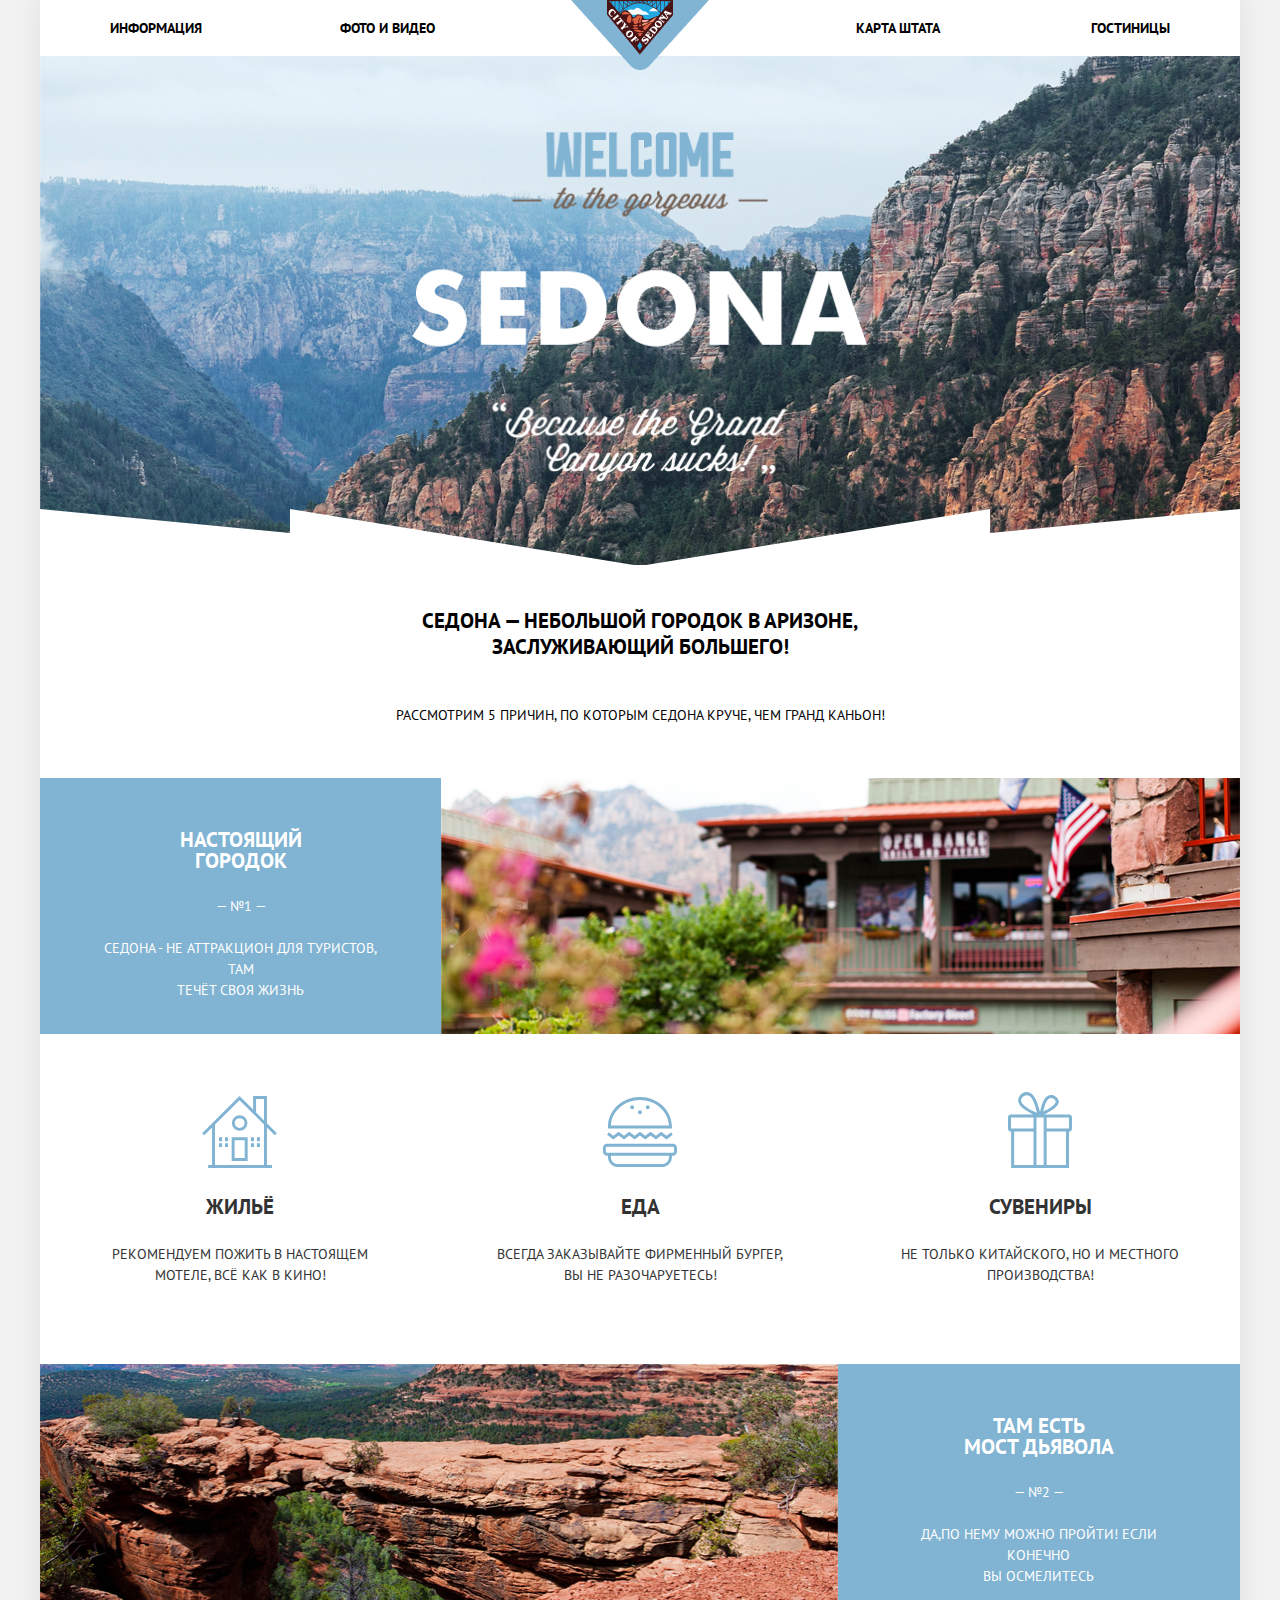
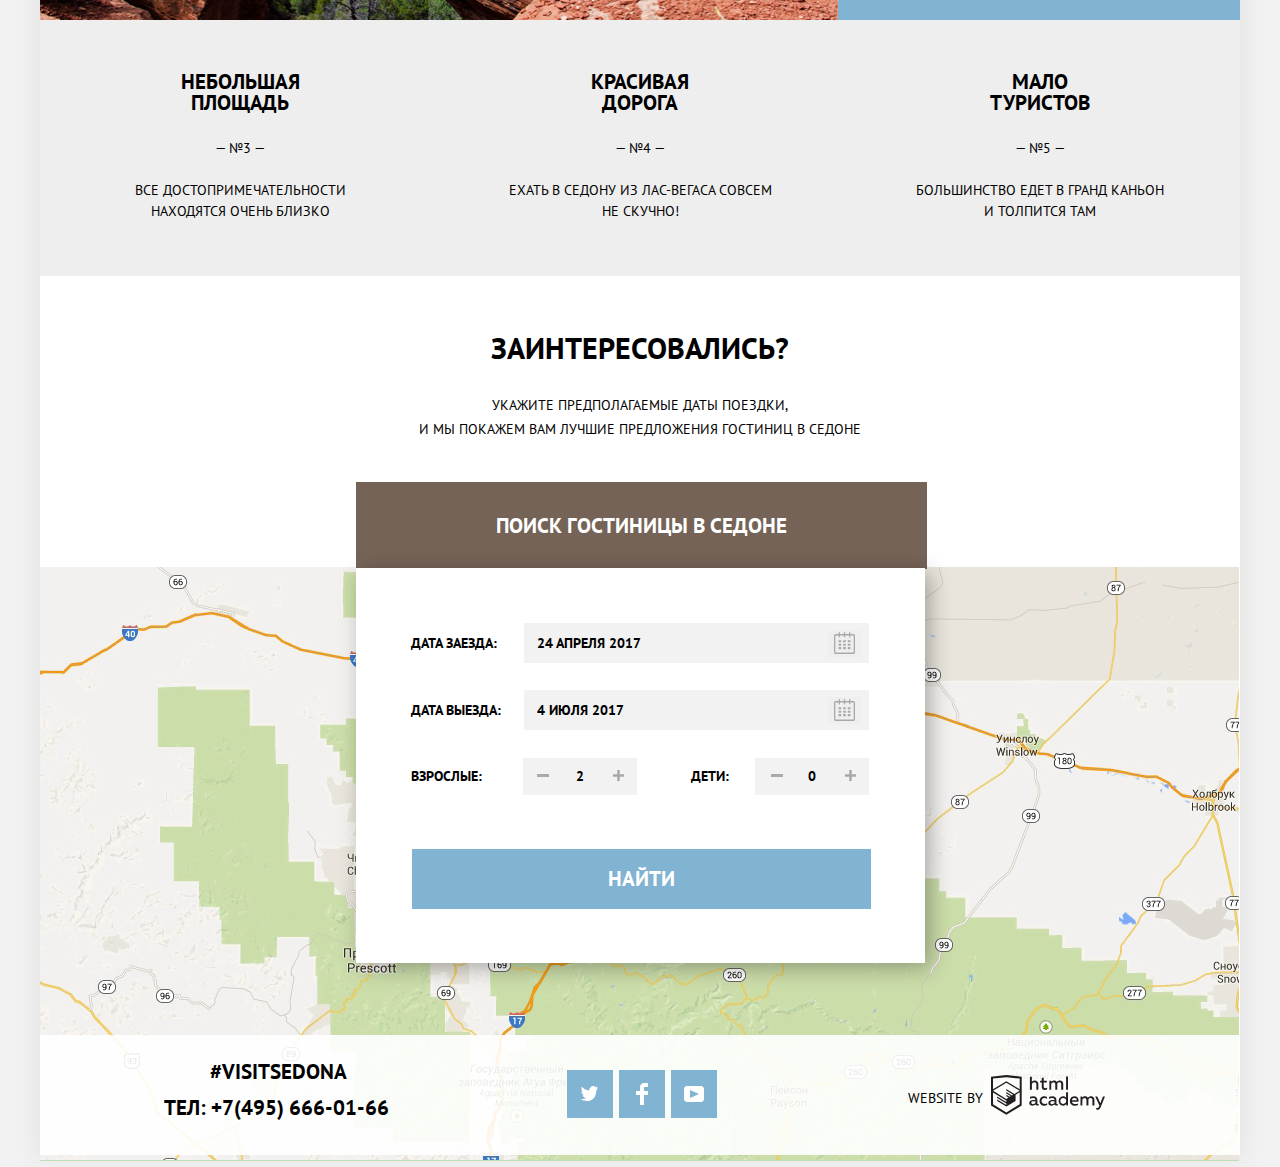
<file: index.html>
<!DOCTYPE html>
<html class="page" lang="ru">
<head>
  <meta charset="utf-8">
  <title>HTML Academy: Седона</title>
  <link rel="stylesheet" href="https://fonts.googleapis.com/css2?family=PT+Sans:wght@400;700&display=swap">
  <link href="css/normalize.css" rel="stylesheet">
  <link href="css/style.min.css" rel="stylesheet">
</head>
<body class="page-body">
<div class="shadow container">
  <header class="main-header container">
    <nav class="main-navigation">
      <a class="main-header-logo">
        <img src="img/logo.png" width="138" height="70" alt="Логотип сайта города Седона">
      </a>
      <ul class="site-navigation">
        <li><a href="#">информация</a></li>
        <li><a href="#">фото и видео</a></li>
        <li><a href="#">карта штата</a></li>
        <li><a href="hotel.html">гостиницы</a></li>
      </ul>
    </nav>
  </header>
  <main class="container">
    <section class="background-image-index">
      <div class="welcome-photo">
        <img src="img/welcome.png" width="456" height="350" alt="Добро подаловать в Седону">
      </div>
    </section>
    <section class="features">
      <h1>Седона — небольшой городок в Аризоне,<br> заслуживающий большего!</h1>
      <h2>Рассмотрим 5 причин, по которым Седона круче, чем гранд каньон!</h2>
    </section>
    <div class="features-list">
      <div class="feature-item reason1">
        <div class="text">
          <h3>Настоящий <br>городок</h3>
          <p class="numeral">— №1 —</p>
          <p class="option">Седона - не аттракцион для туристов, там<br> течёт своя жизнь</p>
        </div>
        <div class="image-reason">
          <img src="img/town.jpg" width="800" height="256" alt="Здание">
        </div>
      </div>
    </div>
    <ul class="recommendations">
      <li class="recommendations-item">
        <h3>жильё</h3>
        <p class="option icon-home">рекомендуем пожить в настоящем<br>мотеле, всё как в кино!</p>
      </li>
      <li class="recommendations-item">
        <h3>еда</h3>
        <p class="option icon-eat">всегда заказывайте фирменный бургер,<br> вы не разочаруетесь!</p>
      </li>
      <li class="recommendations-item">
        <h3>сувениры</h3>
        <p class="option icon-gift">не только китайского, но и местного<br>производства!</p>
      </li>
    </ul>
    <div class="features-list">
      <div class="feature-item reason2">
        <div class="text">
          <h3>Там есть <br>Мост дьявола</h3>
          <p class="numeral">— №2 —</p>
          <p class="option">Да,по нему можно пройти! Если конечно<br> вы осмелитесь</p>
        </div>
        <div class="image-reason">
          <img src="img/bridge.jpg" width="800" height="256" alt="Каменный мост">
        </div>
      </div>
    </div>
    <ul class="features-list-gray">
      <li class="feature-item">
        <h3>Небольшая<br>площадь</h3>
        <p class="numeral">— №3 —</p>
        <p class="option">Все достопримечательности<br>находятся очень близко</p>
      </li>
      <li class="feature-item">
        <h3>Красивая<br>дорога</h3>
        <p class="numeral">— №4 —</p>
        <p class="option">Ехать в седону из лас-вегаса совсем<br>не скучно!</p>
      </li>
      <li class="feature-item">
        <h3>Мало<br>туристов</h3>
        <p class="numeral">— №5 —</p>
        <p class="option">Большинство едет в гранд каньон<br>и толпится там</p>
      </li>
    </ul>
    <section class="find">
      <span>заинтересовались?</span>
      <p class="find-info">Укажите предполагаемые даты поездки,<br> и мы покажем вам лучшие предложения гостиниц в
        Седоне
      </p>
      <div class="find-open-form">
        <a class="find-hotel" href="form.html">поиск гостиницы в седоне</a>
      </div>
      <section class="modal form-show modal-form">
        <form class="find-hotel-form" action="https://echo.htmlacademy.ru" method="post">
          <p class="find-form-item">
            <label for="arrival-date">Дата заезда:</label>
            <input class="form-arrival-date" id="arrival-date" type="text" name="date" value="24 апреля 2017">
            <button type="button" class="calendar-arrival" tabindex="0" aria-label="выбрать дату заезда">
              <svg aria-hidden="true" focusable="false" width="21" height="23" viewBox="0 0 21 23" fill="none">
                <path fill-rule="evenodd" clip-rule="evenodd"
                      d="M16.406 3.02498H19.251C20.217 3.02498 21 3.84698 21 4.86198V21.164C21 22.179 20.217 23 19.251 23H1.75C0.784 23 0 22.179 0 21.164V4.86198C0 3.84698 0.784 3.02498 1.75 3.02498H4.593V1.64798C4.593 1.26698 4.887 0.958984 5.25 0.958984C5.612 0.958984 5.906 1.26698 5.906 1.64798V3.02498H9.844V1.64798C9.844 1.26698 10.138 0.958984 10.501 0.958984C10.862 0.958984 11.156 1.26698 11.156 1.64798V3.02498H15.094V1.64798C15.094 1.26698 15.387 0.958984 15.75 0.958984C16.112 0.958984 16.406 1.26698 16.406 1.64798V3.02498ZM19.5646 21.484C19.6466 21.3979 19.691 21.2828 19.688 21.164H19.689V4.86198C19.689 4.60898 19.493 4.40298 19.252 4.40298H16.407V5.78098C16.407 6.16198 16.113 6.46998 15.751 6.46998C15.388 6.46998 15.095 6.16198 15.095 5.78098V4.40298H11.157V5.78098C11.157 6.16198 10.863 6.46998 10.502 6.46998C10.139 6.46998 9.845 6.16198 9.845 5.78098V4.40298H5.907V5.78098C5.907 6.16198 5.613 6.46998 5.251 6.46998C4.888 6.46998 4.594 6.16198 4.594 5.78098V4.40298H1.75C1.50263 4.40953 1.30696 4.61458 1.312 4.86198V21.164C1.30696 21.4114 1.50263 21.6164 1.75 21.623H19.251C19.3698 21.6201 19.4826 21.5701 19.5646 21.484Z"
                      fill="#A9A9A9"/>
                <path fill-rule="evenodd" clip-rule="evenodd"
                      d="M4.59399 9.2251H7.21899V11.2911H4.59399V9.2251ZM4.59399 12.6681H7.21899V14.7351H4.59399V12.6681ZM7.21899 16.1121H4.59399V18.1781H7.21899V16.1121ZM9.18799 16.1121H11.813V18.1781H9.18799V16.1121ZM11.813 12.6681H9.18799V14.7351H11.813V12.6681ZM9.18799 9.2251H11.813V11.2911H9.18799V9.2251ZM16.406 16.1121H13.781V18.1781H16.406V16.1121ZM13.781 12.6681H16.406V14.7351H13.781V12.6681ZM16.406 9.2251H13.781V11.2911H16.406V9.2251Z"
                      fill="#A9A9A9"/>
              </svg>
            </button>
          </p>
          <p class="find-form-item">
            <label for="departure-date">Дата выезда:</label>
            <input class="form-departure-date" id="departure-date" type="text" name="date" value="4 июля 2017">
            <button type="button" class="calendar-departure" tabindex="0" aria-label="выбрать дату выезда">
              <svg aria-hidden="true" focusable="false" width="21" height="23" viewBox="0 0 21 23" fill="none">
                <path fill-rule="evenodd" clip-rule="evenodd"
                      d="M16.406 3.02498H19.251C20.217 3.02498 21 3.84698 21 4.86198V21.164C21 22.179 20.217 23 19.251 23H1.75C0.784 23 0 22.179 0 21.164V4.86198C0 3.84698 0.784 3.02498 1.75 3.02498H4.593V1.64798C4.593 1.26698 4.887 0.958984 5.25 0.958984C5.612 0.958984 5.906 1.26698 5.906 1.64798V3.02498H9.844V1.64798C9.844 1.26698 10.138 0.958984 10.501 0.958984C10.862 0.958984 11.156 1.26698 11.156 1.64798V3.02498H15.094V1.64798C15.094 1.26698 15.387 0.958984 15.75 0.958984C16.112 0.958984 16.406 1.26698 16.406 1.64798V3.02498ZM19.5646 21.484C19.6466 21.3979 19.691 21.2828 19.688 21.164H19.689V4.86198C19.689 4.60898 19.493 4.40298 19.252 4.40298H16.407V5.78098C16.407 6.16198 16.113 6.46998 15.751 6.46998C15.388 6.46998 15.095 6.16198 15.095 5.78098V4.40298H11.157V5.78098C11.157 6.16198 10.863 6.46998 10.502 6.46998C10.139 6.46998 9.845 6.16198 9.845 5.78098V4.40298H5.907V5.78098C5.907 6.16198 5.613 6.46998 5.251 6.46998C4.888 6.46998 4.594 6.16198 4.594 5.78098V4.40298H1.75C1.50263 4.40953 1.30696 4.61458 1.312 4.86198V21.164C1.30696 21.4114 1.50263 21.6164 1.75 21.623H19.251C19.3698 21.6201 19.4826 21.5701 19.5646 21.484Z"
                      fill="#A9A9A9"/>
                <path fill-rule="evenodd" clip-rule="evenodd"
                      d="M4.59399 9.2251H7.21899V11.2911H4.59399V9.2251ZM4.59399 12.6681H7.21899V14.7351H4.59399V12.6681ZM7.21899 16.1121H4.59399V18.1781H7.21899V16.1121ZM9.18799 16.1121H11.813V18.1781H9.18799V16.1121ZM11.813 12.6681H9.18799V14.7351H11.813V12.6681ZM9.18799 9.2251H11.813V11.2911H9.18799V9.2251ZM16.406 16.1121H13.781V18.1781H16.406V16.1121ZM13.781 12.6681H16.406V14.7351H13.781V12.6681ZM16.406 9.2251H13.781V11.2911H16.406V9.2251Z"
                      fill="#A9A9A9"/>
              </svg>
            </button>
          </p>
          <div class="amount-of-people">
            <p class="find-form-item-amount">
              <label for="grown" class="amount-of-grown">Взрослые:</label>
              <button type="button" class="minus-grow" aria-label="Минус">
                <svg aria-hidden="true" focusable="false" width="12" height="3" viewBox="0 0 12 3" fill="none">
                  <rect width="12" height="3" fill="#A9A9A9"/>
                </svg>
              </button>
              <input id="grown" type="number" min="1" value="2">
              <button type="button" class="plus-grow" aria-label="Плюс">
                <svg aria-hidden="true" focusable="false" width="11" height="11" viewBox="0 0 11 11" fill="none">
                  <path fill-rule="evenodd" clip-rule="evenodd"
                        d="M4.23086 6.76932V11H6.76932V6.76932H11V4.23086H6.76932V0H4.23085V4.23086H0V6.76932H4.23086Z"
                        fill="#A9A9A9"/>
                </svg>
              </button>
            </p>
            <p class="find-form-item-amount">
              <label for="children" class="amount-of-children">Дети:</label>
              <button type="button" class="minus-children">
                <svg width="12" height="3" viewBox="0 0 12 3" fill="none">
                  <rect width="12" height="3" fill="#A9A9A9"/>
                </svg>
              </button>
              <input id="children" type="number" min="0" value="0">
              <button type="button" class="plus-children">
                <svg width="11" height="11" viewBox="0 0 11 11" fill="none">
                  <path fill-rule="evenodd" clip-rule="evenodd"
                        d="M4.23086 6.76932V11H6.76932V6.76932H11V4.23086H6.76932V0H4.23085V4.23086H0V6.76932H4.23086Z"
                        fill="#A9A9A9"/>
                </svg>
              </button>
            </p>
          </div>
          <button class="button-found" type="submit">Найти</button>
        </form>
      </section>
    </section>
    <section class="map">
      <iframe
        src="https://www.google.com/maps/embed?pb=!1m18!1m12!1m3!1d155336.12761376394!2d-111.91874744181479!3d34.82144261475247!2m3!1f0!2f0!3f0!3m2!1i1024!2i768!4f13.1!3m3!1m2!1s0x872da132f942b00d%3A0x5548c523fa6c8efd!2z0KHQtdC00L7QvdCwLCDQkNGA0LjQt9C-0L3QsCA4NjMzNiwg0KHQqNCQ!5e0!3m2!1sru!2sby!4v1604613350157!5m2!1sru!2sby"
        width="1199" height="594" allowfullscreen title="Седона, Аризона, США"></iframe>
    </section>
  </main>
  <footer class="page-footer footer-index container">
    <section class="footer-phone">
      <p>#visitsedona</p>
      <a class="footer-tel" href="tel:+74956660166">тел: +7(495) 666-01-66</a>
    </section>
    <ul class="footer-social-list">
      <li>
        <a class="social-button" href="#" aria-label="Twitter">
          <svg aria-hidden="true" focusable="false" width="17" height="17" viewBox="0 0 17 17">
            <path
              d="M10.95 1.14409C12.635 0.648089 13.934 1.41409 14.527 2.32309C15.2 2.09209 15.858 1.84209 16.538 1.61509C16.5249 2.30145 16.2117 2.94761 15.681 3.38309C16.366 3.55309 16.985 2.89209 16.985 2.89209C16.816 3.89209 15.979 4.68009 15.422 4.91609C15.191 11.6661 12.247 16.1331 5.34498 15.9981H4.89898C4.48898 15.9981 0.734977 15.5381 0.000976562 14.1111C2.27198 14.3071 3.89398 13.6891 4.69398 12.9341C3.73398 12.6341 2.01498 12.4571 1.71498 9.98409C2.06398 10.0901 2.27898 10.2121 2.90498 10.1031C1.70498 9.24709 0.373977 8.53009 0.447977 6.33009C0.732977 6.65809 1.51498 6.86609 1.78798 6.80209C1.08498 6.56109 -0.182023 3.44209 0.893977 1.85009C2.71198 3.70409 4.62898 5.45609 8.04598 5.62309C8.25398 3.33009 9.18298 1.79309 10.95 1.14409Z"
              fill="white"/>
          </svg>
        </a>
      </li>
      <li>
        <a class="social-button" href="#" aria-label="Facebook">
          <svg aria-hidden="true" focusable="false" width="12" height="22" viewBox="0 0 12 22">
            <path d="M12 4V0H8C5.79086 0 4 1.79086 4 4V8H0V12H4V22H8V12H12V8H8V4H12Z" fill="white"/>
          </svg>
        </a>
      </li>
      <li>
        <a class="social-button" href="#" aria-label="YouTube">
          <svg aria-hidden="true" focusable="false" width="20" height="16" viewBox="0 0 20 16">
            <path
              d="M3 0H17C18.65 0 20 1.35 20 3V13C20 14.65 18.65 16 17 16H3C1.35 16 0 14.65 0 13V3C0 1.35 1.35 0 3 0ZM6.027 4.002V11.998L15.014 8L6.027 4.002Z"
              fill="white"/>
          </svg>
        </a>
      </li>
    </ul>
    <p class="footer-copyright">
      Website by
      <a href="https://htmlacademy.ru/intensive/htmlcss">
        <svg width="115" height="41" viewBox="0 0 115 41" fill="none">
          <path fill-rule="evenodd" clip-rule="evenodd"
                d="M15.5197 1.05737H15.3509L0 2.71895V31.4945L15.3509 40.8382L30.7018 31.4945V2.71895L15.5197 1.05737ZM77.0183 2.62185H75.0876V15.7311H77.0183V2.62185ZM40.8619 2.63264V7.76843C41.6131 6.9864 42.6386 6.5436 43.7105 6.53843C44.6823 6.47908 45.6329 6.84495 46.3253 7.54479C47.0177 8.24462 47.3866 9.21244 47.3399 10.2068V15.7634H45.367V10.4658C45.4231 9.94897 45.2754 9.43059 44.9566 9.02553C44.6377 8.62047 44.174 8.36218 43.6683 8.3079H43.3518C42.3456 8.36979 41.4321 8.9295 40.9041 9.80764V15.7634H38.8995V2.63264H40.8619ZM77.0183 31.4837H75.2775V30.0595C74.4828 31.1353 73.23 31.7538 71.9119 31.7211C69.4751 31.5528 67.5825 29.4822 67.5825 26.9845C67.5825 24.4867 69.4751 22.4162 71.9119 22.2479C73.1195 22.2052 74.2818 22.7203 75.0771 23.6505V18.3205H77.0183V31.4837ZM47.0656 30.0595C47.263 30.0515 47.4583 30.0152 47.6459 29.9516V31.3866C47.2482 31.5404 46.826 31.6172 46.4009 31.6132C45.6482 31.6769 44.9394 31.2429 44.639 30.5342C43.7036 31.31 42.5302 31.7227 41.3261 31.6995C39.733 31.6995 38.256 30.804 38.256 28.9482C38.256 26.65 40.3661 25.9379 42.1702 25.9379C42.9402 25.9505 43.707 26.0408 44.4596 26.2076V25.884C44.4596 24.805 43.6578 23.9742 42.1491 23.9742C41.0585 23.9764 39.9804 24.2116 38.9839 24.6647V22.8305C40.0678 22.451 41.204 22.2506 42.3495 22.2371C44.8394 22.2371 46.3693 23.4455 46.3693 26.1753V29.4121C46.3546 29.5668 46.401 29.721 46.4981 29.8406C46.5951 29.9601 46.7349 30.035 46.8862 30.0487H47.0656V30.0595ZM40.2711 28.8403C40.298 29.229 40.4761 29.5905 40.7655 29.844C41.055 30.0974 41.4317 30.2217 41.8115 30.189H41.9275C42.8819 30.1906 43.7973 29.8022 44.4702 29.11V27.5779C43.842 27.4414 43.2026 27.3655 42.5605 27.3513C41.5055 27.3513 40.2817 27.7074 40.2817 28.8403H40.2711ZM56.0229 22.9384C55.1962 22.4632 54.2596 22.2246 53.3115 22.2479H52.9422C51.7332 22.2873 50.5891 22.8166 49.7619 23.7192C48.9347 24.6218 48.4923 25.8236 48.5321 27.06V27.5024C48.6957 30.0004 50.805 31.8921 53.2482 31.7318C54.2519 31.7555 55.2477 31.5452 56.1601 31.1168V29.2718C55.3769 29.7215 54.4945 29.9591 53.5963 29.9624C52.5199 30.0288 51.4963 29.4793 50.9385 28.5356C50.3806 27.5918 50.3806 26.4095 50.9385 25.4658C51.4963 24.522 52.5199 23.9725 53.5963 24.039C54.461 24.0357 55.3066 24.2989 56.0229 24.7942V22.9384ZM66.1514 30.0595C66.3488 30.0515 66.5441 30.0152 66.7317 29.9516V31.3866C66.334 31.5404 65.9118 31.6172 65.4867 31.6132C64.734 31.6769 64.0252 31.2429 63.7248 30.5342C62.7894 31.31 61.616 31.7227 60.4119 31.6995C58.8188 31.6995 57.3417 30.804 57.3417 28.9482C57.3417 26.65 59.4518 25.9379 61.256 25.9379C62.0259 25.9505 62.7928 26.0408 63.5454 26.2076V25.884C63.5454 24.805 62.7436 23.9742 61.2349 23.9742C60.1443 23.9764 59.0662 24.2116 58.0697 24.6647V22.8305C59.1536 22.451 60.2897 22.2506 61.4353 22.2371C63.9252 22.2371 65.455 23.4455 65.455 26.1753V29.4121C65.4404 29.5668 65.4868 29.721 65.5838 29.8406C65.6809 29.9601 65.8207 30.035 65.972 30.0487H66.1514V30.0595ZM59.855 29.8481C59.5632 29.5943 59.3837 29.2311 59.3569 28.8403H59.378C59.378 27.7074 60.5385 27.3513 61.6569 27.3513C62.299 27.3655 62.9383 27.4414 63.5665 27.5779V29.11C62.8937 29.8022 61.9782 30.1906 61.0239 30.189H60.9078C60.5263 30.2247 60.1469 30.1019 59.855 29.8481ZM69.3271 26.9305C69.3271 25.2859 70.6308 23.9526 72.239 23.9526L72.2601 24.0066C73.4742 24.0066 74.5742 24.7382 75.0665 25.8732V28.0311C74.5856 29.1871 73.4673 29.9296 72.239 29.9084C70.6308 29.9084 69.3271 28.5752 69.3271 26.9305ZM83.3486 22.2479C86.8408 22.2479 88.0541 25.1395 87.4844 27.7397H80.922C81.1436 29.3582 82.6839 30.0163 84.2876 30.0163C85.2509 30.0196 86.2027 29.8021 87.0729 29.3797V31.1061C86.0736 31.5421 84.9939 31.7519 83.9078 31.7211C81.2385 31.7211 78.8963 30.189 78.8963 26.9521C78.8362 25.7502 79.2482 24.5736 80.0408 23.6841C80.8334 22.7945 81.9408 22.2658 83.1165 22.2155H83.3486V22.2479ZM80.8693 26.1753C80.9704 24.8237 82.1216 23.8104 83.4436 23.9095H83.4858C84.1064 23.8531 84.7196 24.08 85.1612 24.5295C85.6028 24.979 85.8275 25.6051 85.7752 26.24H80.8693V26.1753ZM89.489 31.4621V22.4961H91.2298V23.575C91.9777 22.7197 93.041 22.2229 94.1628 22.2047C95.2951 22.1328 96.3712 22.7163 96.9482 23.7153C97.7407 22.8335 98.8477 22.3161 100.018 22.2803C100.952 22.2327 101.859 22.6011 102.507 23.2901C103.154 23.9792 103.478 24.9213 103.394 25.8732V31.4837H101.39V25.9271C101.437 25.4734 101.306 25.0191 101.024 24.6647C100.743 24.3104 100.336 24.0852 99.8917 24.039H99.6174C98.7512 24.0941 97.9525 24.536 97.4335 25.2474V31.4837H95.4289V25.9271C95.4728 25.47 95.3357 25.0139 95.0481 24.6611C94.7606 24.3082 94.3467 24.088 93.8991 24.0497H93.6881C92.7466 24.1344 91.8915 24.6449 91.3564 25.4416V31.5161H89.5312L89.489 31.4621ZM113.977 22.4745H111.972L109.324 29.2718L106.306 22.4853H104.196L108.417 31.5484L108.237 32.0016C107.72 33.3611 107.003 34.0516 106.053 34.0516C105.75 34.0548 105.447 34.0112 105.156 33.9221V35.6161C105.536 35.7125 105.926 35.7632 106.317 35.7671C107.646 35.7671 108.902 35.0226 109.851 32.6813L113.977 22.4745ZM52.689 6.78658V3.54974L50.7266 4.01369V6.73264H49.144V8.49132H50.7899V12.9905C50.7231 13.817 51.0244 14.6301 51.61 15.2038C52.1955 15.7775 53.0028 16.0505 53.8073 15.9468C54.5996 15.9535 55.3875 15.8259 56.139 15.5692V13.8429C55.5727 14.0781 54.9672 14.199 54.356 14.199C53.2165 14.199 52.689 13.8105 52.689 12.6237V8.5129H55.8541V6.78658H52.689ZM58.3862 15.7526V6.75421H60.1376V7.83316C60.8811 6.97655 61.9403 6.476 63.0601 6.45211C64.1624 6.38099 65.2146 6.93142 65.8032 7.88711C66.5958 7.00534 67.7028 6.48794 68.8734 6.45211C69.8138 6.41462 70.7233 6.79859 71.364 7.50353C72.0046 8.20846 72.3126 9.16418 72.2073 10.1205V15.7418H70.2028V10.1853C70.2499 9.73151 70.1184 9.27721 69.8373 8.92287C69.5561 8.56853 69.1485 8.34334 68.7046 8.29711H68.4619C67.5957 8.35228 66.797 8.7942 66.278 9.50553V15.7418H64.2734V10.1853C64.3206 9.73151 64.1891 9.27721 63.9079 8.92287C63.6268 8.56853 63.2191 8.34334 62.7752 8.29711H62.5326C61.5911 8.38181 60.736 8.89229 60.2009 9.68895V15.7634H58.3862V15.7526ZM28.6972 30.3033L28.7078 30.2968L28.6972 30.3184V30.3033ZM28.6972 18.3205V30.3033L15.3509 38.4321L2.00459 30.3184V18.5147L15.2876 26.6068V28.0311L6.18257 22.5284V23.9418L15.3404 29.5632V31.0629L6.19312 25.4955V26.9521L15.3509 32.5734L24.5826 26.9197V20.8129L28.6972 18.3205ZM28.7078 16.7776L25.0362 18.9355L23.3482 20.0145L15.3087 15.0837V16.4971L22.156 20.7266L22.0083 20.8237L20.9532 21.4063L15.2876 17.9537V19.3995L19.761 22.1184L18.706 22.8413L15.3298 20.7913V22.2047L17.5454 23.5426L15.2982 24.9021L2.11009 16.864L15.3087 8.72869L28.7078 16.7776ZM15.2876 7.27211L28.7078 15.3534V4.56395L15.3615 3.12895L2.01514 4.56395V15.3534L15.2876 7.27211Z"
                fill="#231F20"/>
        </svg>
      </a>
    </p>
  </footer>
</div>

<script src="js/form.min.js"></script>

</body>
</html>
</file>
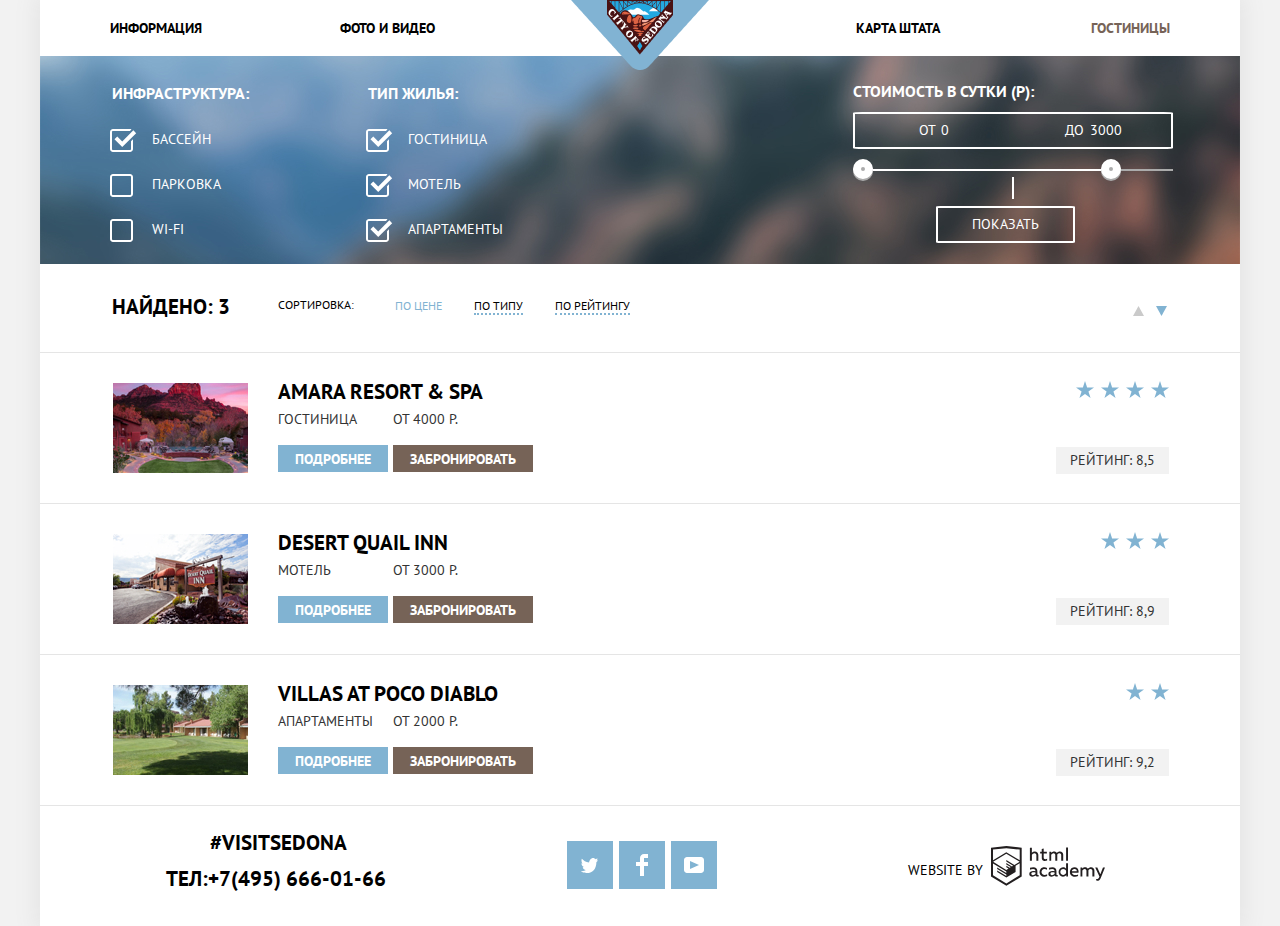
<file: hotel.html>
<!DOCTYPE html>
<html class="page" lang="en">
<head>
  <meta charset="UTF-8">
  <title>HTML Academy: Седона</title>
  <link rel="stylesheet" href="https://fonts.googleapis.com/css2?family=PT+Sans:wght@400;700&display=swap">
  <link href="css/normalize.css" rel="stylesheet">
  <link href="css/style.min.css" rel="stylesheet">
</head>
<body class="page-body">
<div class="shadow container">
  <header class="main-header">
    <nav class="main-navigation">
      <div class="main-header-logo">
        <a href="index.html">
          <img src="img/logo.png" width="138" height="70" alt="Логотип сайта города Седона">
        </a>
      </div>
      <ul class="site-navigation">
        <li><a href="#">информация</a></li>
        <li><a href="#">фото и видео</a></li>
        <li><a href="#">карта штата</a></li>
        <li><a class="active-site-nav">гостиницы</a></li>
      </ul>
    </nav>
  </header>
  <main class="page-catalog container">
    <section class="filters">
      <h2 class="visually-hidden">фильтр жилья</h2>
      <form class="filter-form" method="get" action="https://echo.htmlacademy.ru">
        <fieldset class="filter-checkbox1">
          <legend>инфраструктура:</legend>
          <ul>
            <li class="filter-option filter-checkbox">
              <input class="visually-hidden filter-input-checkbox filter-input" type="checkbox" name="pool"
                     id="filter-pool" checked>
              <label for="filter-pool">бассейн</label>
            </li>
            <li class="filter-option filter-checkbox">
              <input class="visually-hidden filter-input-checkbox filter-input" type="checkbox" name="parking"
                     id="filter-parking">
              <label for="filter-parking">парковка</label>
            </li>
            <li class="filter-option filter-checkbox">
              <input class="visually-hidden filter-input-checkbox filter-input" type="checkbox" name="internet"
                     id="filter-internet">
              <label for="filter-internet">wi-fi</label>
            </li>
          </ul>
        </fieldset>
        <fieldset class="filter-checkbox2">
          <legend>тип жилья:</legend>
          <ul>
            <li class="filter-option filter-checkbox">
              <input class="visually-hidden filter-input-checkbox filter-input" type="checkbox" name="hotel"
                     id="filter-hotel" checked>
              <label for="filter-hotel">гостиница</label>
            </li>
            <li class="filter-option filter-checkbox">
              <input class="visually-hidden filter-input-checkbox filter-input" type="checkbox" name="motel"
                     id="filter-motel" checked>
              <label for="filter-motel">мотель</label>
            </li>
            <li class="filter-option filter-checkbox">
              <input class="visually-hidden filter-input-checkbox filter-input" type="checkbox" name="apartments"
                     id="filter-apartments" checked>
              <label for="filter-apartments">апартаменты</label>
            </li>
          </ul>
        </fieldset>
        <fieldset class="filter-item">
          <legend>стоимость в сутки (р):</legend>
          <div class="range-filter">
            <div class="price-controls">
              <label class="min-price" for="price-controls-min">от</label>
              <input type="number" name="min-price" id="price-controls-min" value="0">
              <label class="max-price" for="price-controls-max">до</label>
              <input type="number" name="max-price" id="price-controls-max" value="3000">
            </div>
            <div class="range-controls">
              <div class="scale">
                <div class="bar"></div>
              </div>
              <div class="toggle toggle-min" aria-label="выбрать минимальную стоимость"></div>
              <div class="toggle toggle-max" aria-label="выбрать максимальную стоимость"></div>
            </div>
          </div>
          <input class="filters-button" type="submit" value="показать">
        </fieldset>
      </form>
    </section>
    <section class="search-results-sorting">
      <p class="found">найдено: 3</p>
      <p class="sorting">сортировка:</p>
      <ul class="sorting-list">
        <li>
          <a class="sorting-item sorting-item-active" href="#">по цене</a>
        </li>
        <li>
          <a class="sorting-item" href="#">по типу</a>
        </li>
        <li>
          <a class="sorting-item" href="#">по рейтингу</a>
        </li>
      </ul>
      <div class="sorting-indicator">
        <a class="icon-up" href="#" aria-label="сортировка по возрастанию">
          <svg aria-hidden="true" focusable="false" width="11" height="10" viewBox="0 0 11 10" fill="none">
            <path d="M5.5 0L0 10H11L5.5 0Z" fill="#CACACA"/>
          </svg>
        </a>
        <a class="icon-down active-icon" href="#" aria-label="сортировка по убыванию">
          <svg aria-hidden="true" focusable="false" width="11" height="10" viewBox="0 0 11 10" fill="none">
            <path d="M5.5 10L11 0L0 0L5.5 10Z" fill="#CACACA"/>
          </svg>
        </a>
      </div>
    </section>
    <section class="search-results-hotels">
      <ul class="hotels-list">
        <li>
          <div class="hotels-list-image">
            <img src="img/hotel1.jpg" width="135" height="90" alt="изображение отеля">
          </div>
          <div class="hotels-list-info">
            <a class="hotel-item" href="#">
              <h3>Amara Resort & Spa</h3>
            </a>
            <div class="hotel-kind">
              <p>гостиница</p>
              <p>от 4000 Р.</p>
            </div>
            <div class="button-hotel">
              <a class="hotel-info" href="#">подробнее</a>
              <a class="hotel-book" href="#">забронировать</a>
            </div>
            <ul class="rating-start">
              <li></li>
              <li class="star"></li>
              <li class="star"></li>
              <li class="star"></li>
              <li class="star"></li>
            </ul>
          </div>
          <p class="hotel-rating">рейтинг: 8,5</p>
        </li>
        <li>
          <div class="hotels-list-image">
            <img src="img/hotel2.jpg" width="135" height="90" alt="изображение отеля">
          </div>
          <div class="hotels-list-info">
            <a class="hotel-item" href="#">
              <h3>Desert Quail Inn</h3>
            </a>
            <div class="hotel-kind">
              <p>мотель</p>
              <p>от 3000 Р.</p>
            </div>
            <div class="button-hotel">
              <a class="hotel-info" href="#">подробнее</a>
              <a class="hotel-book" href="#">забронировать</a>
            </div>
            <ul class="rating-start">
              <li></li>
              <li></li>
              <li class="star"></li>
              <li class="star"></li>
              <li class="star"></li>
            </ul>
          </div>
          <p class="hotel-rating">рейтинг: 8,9</p>
        </li>
        <li>
          <div class="hotels-list-image">
            <img src="img/hotel3.jpg" width="135" height="90" alt="изображение отеля">
          </div>
          <div class="hotels-list-info">
            <a class="hotel-item" href="#">
              <h3>Villas at Poco Diablo</h3>
            </a>
            <div class="hotel-kind">
              <p>апартаменты</p>
              <p>от 2000 Р.</p>
            </div>
            <div class="button-hotel">
              <a class="hotel-info" href="#">подробнее</a>
              <a class="hotel-book" href="#">забронировать</a>
            </div>
            <ul class="rating-start">
              <li></li>
              <li></li>
              <li></li>
              <li class="star"></li>
              <li class="star"></li>
            </ul>
          </div>
          <p class="hotel-rating">рейтинг: 9,2</p>
        </li>
      </ul>
    </section>
  </main>
  <footer class="page-footer container">
    <section class="footer-phone">
      <p>#visitsedona</p>
      <a class="footer-tel" href="tel:+74956660166">ТЕЛ:+7(495) 666-01-66</a>
    </section>
    <ul class="footer-social-list">
      <li>
        <a class="social-button" href="#" aria-label="Twitter">
          <svg aria-hidden="true" focusable="false" width="17" height="17" viewBox="0 0 17 17">
            <path
              d="M10.95 1.14409C12.635 0.648089 13.934 1.41409 14.527 2.32309C15.2 2.09209 15.858 1.84209 16.538 1.61509C16.5249 2.30145 16.2117 2.94761 15.681 3.38309C16.366 3.55309 16.985 2.89209 16.985 2.89209C16.816 3.89209 15.979 4.68009 15.422 4.91609C15.191 11.6661 12.247 16.1331 5.34498 15.9981H4.89898C4.48898 15.9981 0.734977 15.5381 0.000976562 14.1111C2.27198 14.3071 3.89398 13.6891 4.69398 12.9341C3.73398 12.6341 2.01498 12.4571 1.71498 9.98409C2.06398 10.0901 2.27898 10.2121 2.90498 10.1031C1.70498 9.24709 0.373977 8.53009 0.447977 6.33009C0.732977 6.65809 1.51498 6.86609 1.78798 6.80209C1.08498 6.56109 -0.182023 3.44209 0.893977 1.85009C2.71198 3.70409 4.62898 5.45609 8.04598 5.62309C8.25398 3.33009 9.18298 1.79309 10.95 1.14409Z"
              fill="white"/>
          </svg>
        </a>
      </li>
      <li>
        <a class="social-button" href="#" aria-label="Facebook">
          <svg aria-hidden="true" focusable="false" width="12" height="22" viewBox="0 0 12 22">
            <path d="M12 4V0H8C5.79086 0 4 1.79086 4 4V8H0V12H4V22H8V12H12V8H8V4H12Z" fill="white"/>
          </svg>
        </a>
      </li>
      <li>
        <a class="social-button" href="#" aria-label="YouTube">
          <svg aria-hidden="true" focusable="false" width="20" height="16" viewBox="0 0 20 16">
            <path
              d="M3 0H17C18.65 0 20 1.35 20 3V13C20 14.65 18.65 16 17 16H3C1.35 16 0 14.65 0 13V3C0 1.35 1.35 0 3 0ZM6.027 4.002V11.998L15.014 8L6.027 4.002Z"
              fill="white"/>
          </svg>
        </a>
      </li>
    </ul>
    <p class="footer-copyright">
      Website by
      <a href="https://htmlacademy.ru/intensive/htmlcss">
        <svg aria-hidden="true" width="115" height="41" viewBox="0 0 115 41" fill="none">
          <path fill-rule="evenodd" clip-rule="evenodd"
                d="M15.5197 1.05737H15.3509L0 2.71895V31.4945L15.3509 40.8382L30.7018 31.4945V2.71895L15.5197 1.05737ZM77.0183 2.62185H75.0876V15.7311H77.0183V2.62185ZM40.8619 2.63264V7.76843C41.6131 6.9864 42.6386 6.5436 43.7105 6.53843C44.6823 6.47908 45.6329 6.84495 46.3253 7.54479C47.0177 8.24462 47.3866 9.21244 47.3399 10.2068V15.7634H45.367V10.4658C45.4231 9.94897 45.2754 9.43059 44.9566 9.02553C44.6377 8.62047 44.174 8.36218 43.6683 8.3079H43.3518C42.3456 8.36979 41.4321 8.9295 40.9041 9.80764V15.7634H38.8995V2.63264H40.8619ZM77.0183 31.4837H75.2775V30.0595C74.4828 31.1353 73.23 31.7538 71.9119 31.7211C69.4751 31.5528 67.5825 29.4822 67.5825 26.9845C67.5825 24.4867 69.4751 22.4162 71.9119 22.2479C73.1195 22.2052 74.2818 22.7203 75.0771 23.6505V18.3205H77.0183V31.4837ZM47.0656 30.0595C47.263 30.0515 47.4583 30.0152 47.6459 29.9516V31.3866C47.2482 31.5404 46.826 31.6172 46.4009 31.6132C45.6482 31.6769 44.9394 31.2429 44.639 30.5342C43.7036 31.31 42.5302 31.7227 41.3261 31.6995C39.733 31.6995 38.256 30.804 38.256 28.9482C38.256 26.65 40.3661 25.9379 42.1702 25.9379C42.9402 25.9505 43.707 26.0408 44.4596 26.2076V25.884C44.4596 24.805 43.6578 23.9742 42.1491 23.9742C41.0585 23.9764 39.9804 24.2116 38.9839 24.6647V22.8305C40.0678 22.451 41.204 22.2506 42.3495 22.2371C44.8394 22.2371 46.3693 23.4455 46.3693 26.1753V29.4121C46.3546 29.5668 46.401 29.721 46.4981 29.8406C46.5951 29.9601 46.7349 30.035 46.8862 30.0487H47.0656V30.0595ZM40.2711 28.8403C40.298 29.229 40.4761 29.5905 40.7655 29.844C41.055 30.0974 41.4317 30.2217 41.8115 30.189H41.9275C42.8819 30.1906 43.7973 29.8022 44.4702 29.11V27.5779C43.842 27.4414 43.2026 27.3655 42.5605 27.3513C41.5055 27.3513 40.2817 27.7074 40.2817 28.8403H40.2711ZM56.0229 22.9384C55.1962 22.4632 54.2596 22.2246 53.3115 22.2479H52.9422C51.7332 22.2873 50.5891 22.8166 49.7619 23.7192C48.9347 24.6218 48.4923 25.8236 48.5321 27.06V27.5024C48.6957 30.0004 50.805 31.8921 53.2482 31.7318C54.2519 31.7555 55.2477 31.5452 56.1601 31.1168V29.2718C55.3769 29.7215 54.4945 29.9591 53.5963 29.9624C52.5199 30.0288 51.4963 29.4793 50.9385 28.5356C50.3806 27.5918 50.3806 26.4095 50.9385 25.4658C51.4963 24.522 52.5199 23.9725 53.5963 24.039C54.461 24.0357 55.3066 24.2989 56.0229 24.7942V22.9384ZM66.1514 30.0595C66.3488 30.0515 66.5441 30.0152 66.7317 29.9516V31.3866C66.334 31.5404 65.9118 31.6172 65.4867 31.6132C64.734 31.6769 64.0252 31.2429 63.7248 30.5342C62.7894 31.31 61.616 31.7227 60.4119 31.6995C58.8188 31.6995 57.3417 30.804 57.3417 28.9482C57.3417 26.65 59.4518 25.9379 61.256 25.9379C62.0259 25.9505 62.7928 26.0408 63.5454 26.2076V25.884C63.5454 24.805 62.7436 23.9742 61.2349 23.9742C60.1443 23.9764 59.0662 24.2116 58.0697 24.6647V22.8305C59.1536 22.451 60.2897 22.2506 61.4353 22.2371C63.9252 22.2371 65.455 23.4455 65.455 26.1753V29.4121C65.4404 29.5668 65.4868 29.721 65.5838 29.8406C65.6809 29.9601 65.8207 30.035 65.972 30.0487H66.1514V30.0595ZM59.855 29.8481C59.5632 29.5943 59.3837 29.2311 59.3569 28.8403H59.378C59.378 27.7074 60.5385 27.3513 61.6569 27.3513C62.299 27.3655 62.9383 27.4414 63.5665 27.5779V29.11C62.8937 29.8022 61.9782 30.1906 61.0239 30.189H60.9078C60.5263 30.2247 60.1469 30.1019 59.855 29.8481ZM69.3271 26.9305C69.3271 25.2859 70.6308 23.9526 72.239 23.9526L72.2601 24.0066C73.4742 24.0066 74.5742 24.7382 75.0665 25.8732V28.0311C74.5856 29.1871 73.4673 29.9296 72.239 29.9084C70.6308 29.9084 69.3271 28.5752 69.3271 26.9305ZM83.3486 22.2479C86.8408 22.2479 88.0541 25.1395 87.4844 27.7397H80.922C81.1436 29.3582 82.6839 30.0163 84.2876 30.0163C85.2509 30.0196 86.2027 29.8021 87.0729 29.3797V31.1061C86.0736 31.5421 84.9939 31.7519 83.9078 31.7211C81.2385 31.7211 78.8963 30.189 78.8963 26.9521C78.8362 25.7502 79.2482 24.5736 80.0408 23.6841C80.8334 22.7945 81.9408 22.2658 83.1165 22.2155H83.3486V22.2479ZM80.8693 26.1753C80.9704 24.8237 82.1216 23.8104 83.4436 23.9095H83.4858C84.1064 23.8531 84.7196 24.08 85.1612 24.5295C85.6028 24.979 85.8275 25.6051 85.7752 26.24H80.8693V26.1753ZM89.489 31.4621V22.4961H91.2298V23.575C91.9777 22.7197 93.041 22.2229 94.1628 22.2047C95.2951 22.1328 96.3712 22.7163 96.9482 23.7153C97.7407 22.8335 98.8477 22.3161 100.018 22.2803C100.952 22.2327 101.859 22.6011 102.507 23.2901C103.154 23.9792 103.478 24.9213 103.394 25.8732V31.4837H101.39V25.9271C101.437 25.4734 101.306 25.0191 101.024 24.6647C100.743 24.3104 100.336 24.0852 99.8917 24.039H99.6174C98.7512 24.0941 97.9525 24.536 97.4335 25.2474V31.4837H95.4289V25.9271C95.4728 25.47 95.3357 25.0139 95.0481 24.6611C94.7606 24.3082 94.3467 24.088 93.8991 24.0497H93.6881C92.7466 24.1344 91.8915 24.6449 91.3564 25.4416V31.5161H89.5312L89.489 31.4621ZM113.977 22.4745H111.972L109.324 29.2718L106.306 22.4853H104.196L108.417 31.5484L108.237 32.0016C107.72 33.3611 107.003 34.0516 106.053 34.0516C105.75 34.0548 105.447 34.0112 105.156 33.9221V35.6161C105.536 35.7125 105.926 35.7632 106.317 35.7671C107.646 35.7671 108.902 35.0226 109.851 32.6813L113.977 22.4745ZM52.689 6.78658V3.54974L50.7266 4.01369V6.73264H49.144V8.49132H50.7899V12.9905C50.7231 13.817 51.0244 14.6301 51.61 15.2038C52.1955 15.7775 53.0028 16.0505 53.8073 15.9468C54.5996 15.9535 55.3875 15.8259 56.139 15.5692V13.8429C55.5727 14.0781 54.9672 14.199 54.356 14.199C53.2165 14.199 52.689 13.8105 52.689 12.6237V8.5129H55.8541V6.78658H52.689ZM58.3862 15.7526V6.75421H60.1376V7.83316C60.8811 6.97655 61.9403 6.476 63.0601 6.45211C64.1624 6.38099 65.2146 6.93142 65.8032 7.88711C66.5958 7.00534 67.7028 6.48794 68.8734 6.45211C69.8138 6.41462 70.7233 6.79859 71.364 7.50353C72.0046 8.20846 72.3126 9.16418 72.2073 10.1205V15.7418H70.2028V10.1853C70.2499 9.73151 70.1184 9.27721 69.8373 8.92287C69.5561 8.56853 69.1485 8.34334 68.7046 8.29711H68.4619C67.5957 8.35228 66.797 8.7942 66.278 9.50553V15.7418H64.2734V10.1853C64.3206 9.73151 64.1891 9.27721 63.9079 8.92287C63.6268 8.56853 63.2191 8.34334 62.7752 8.29711H62.5326C61.5911 8.38181 60.736 8.89229 60.2009 9.68895V15.7634H58.3862V15.7526ZM28.6972 30.3033L28.7078 30.2968L28.6972 30.3184V30.3033ZM28.6972 18.3205V30.3033L15.3509 38.4321L2.00459 30.3184V18.5147L15.2876 26.6068V28.0311L6.18257 22.5284V23.9418L15.3404 29.5632V31.0629L6.19312 25.4955V26.9521L15.3509 32.5734L24.5826 26.9197V20.8129L28.6972 18.3205ZM28.7078 16.7776L25.0362 18.9355L23.3482 20.0145L15.3087 15.0837V16.4971L22.156 20.7266L22.0083 20.8237L20.9532 21.4063L15.2876 17.9537V19.3995L19.761 22.1184L18.706 22.8413L15.3298 20.7913V22.2047L17.5454 23.5426L15.2982 24.9021L2.11009 16.864L15.3087 8.72869L28.7078 16.7776ZM15.2876 7.27211L28.7078 15.3534V4.56395L15.3615 3.12895L2.01514 4.56395V15.3534L15.2876 7.27211Z"
                fill="#231F20"/>
        </svg>
      </a>
    </p>
  </footer>
</div>
</body>
</html>
</file>
<file: css/style.min.css>
:root{--basic-black:#000000;--basic-black-light:#231F20;--basic-grey:#333333;--basic-grey-medium-dark:#CACACA;--basic-grey-special:#E5E5E5;--basic-grey-normal:#EBEBEB;--basic-grey-light:#F2F2F2;--basic-grey-medium:#666666;--basic-grey-dark:#EEEEEE;--basic-grey-dark-light:#A9A9A9;--basic-grey-range:#ABABAB;--basic-grey-copyright:#BDBBBC;--basic-grey-backgroud:#888888;--basic-white:#FFFFFF;--basic-white-light:rgba(255, 255, 255, 0.9);--basic-brown-light:#766357;--basic-brown:#604E43;--basic-brown-dark:#503E33;--basic-green-light:#bfdeb9;--basic-blue:#81B3D2;--basic-blue-dark:#669EC0;--basic-blue-extra-dark:#5496BD}body{min-width:1200px;margin:0;padding:0;font-family:"PT Sans",Arial,sans-serif;font-size:14px;line-height:21px;font-weight:400;color:var(--basic-black);text-transform:uppercase;background-color:var(--basic-white);background-image:url(#);background-position:top center;background-repeat:no-repeat}.page a{text-decoration:none}img{max-width:100%}.page{height:100%}.page-body{min-height:100%;display:grid;grid-template-rows:min-content 1fr min-content;align-content:start;position:relative;background-color:var(--basic-grey-light)}.main-header-logo{position:absolute;left:50%;margin-left:-69px;z-index:1}.main-navigation{font-size:14px;line-height:26px;color:var(--basic-black);background-color:transparent;width:1200px;margin:0 auto;position:relative}.site-navigation{list-style:none;font-weight:700;display:flex;flex-wrap:wrap;margin:0;padding:15px 70px}.site-navigation li:nth-child(1),.site-navigation li:nth-child(2){text-align:left}.site-navigation li:nth-child(2),.site-navigation li:nth-child(3n){padding-left:30px;padding-right:100px}.site-navigation li:nth-child(3),.site-navigation li:nth-child(4n){text-align:right}.site-navigation li:nth-child(3),.site-navigation li:nth-child(7n){padding-right:30px;padding-left:100px}.site-navigation li{width:200px}.site-navigation a{color:var(--basic-black)}.background-image-index{position:relative;height:509px;width:1200px;background-color:var(--basic-blue-dark);background-image:url(../img/background-photo.jpg);background-repeat:no-repeat;background-position:center}.background-image-index::after{content:"";position:absolute;left:0;top:453px;width:1200px;height:56px;background-image:url(../img/decorative-picture.png)}.welcome-photo img{position:absolute;left:31%;top:15%}.container{width:1200px;margin:0 auto;padding:0}.features{margin-top:43px;margin-bottom:50px}.features h1{font-size:21px;line-height:26px;font-weight:700;text-align:center;margin:0;padding-bottom:30px}.features h2{font-size:14px;line-height:26px;text-align:center;font-weight:400}.features-list{list-style:none;margin:0;padding:0;display:flex;flex-wrap:wrap}.reason1{width:1200px;max-height:256px;display:flex}.reason2{width:1200px;max-height:256px;display:flex;flex-direction:row-reverse}.numeral{margin:0;padding:4px 0}.option{margin:0;padding-top:17px}.features-list-gray{list-style:none;margin:0;padding:0;display:grid;grid-template-columns:400px 400px 400px;grid-template-rows:256px;background-color:var(--basic-grey-dark)}.features-list-gray li{padding:30px 0 50px}.feature-item{text-align:center}.text{padding:30px 50px 20px}.feature-item h3{font-size:21px;line-height:21px}.features-list div:first-child{color:var(--basic-white);background-color:var(--basic-blue)}.features-list div:nth-child(2){color:var(--basic-white);background-color:var(--basic-blue)}.features-list-gray li:first-child,.features-list-gray li:nth-child(2),.features-list-gray li:nth-child(3){background-color:var(--basic-grey-dark)}.recommendations{display:grid;grid-template-columns:1fr 1fr 1fr;grid-template-rows:330px;text-align:center;width:1200px;list-style:none;margin:0;padding:0}.recommendations-item h3{font-size:21px;line-height:21px;margin:0;padding-top:102px;padding-bottom:25px}.recommendations .option{padding-top:2px}.recommendations-item{vertical-align:bottom;background-color:var(--basic-white);color:var(--basic-grey);padding:60px 0 50px}.option{position:relative}.icon-home::after{content:"";position:absolute;bottom:118px;left:162px;width:75px;height:72px;background-image:url(../img/icon-home.svg)}.icon-eat::after{content:"";position:absolute;bottom:119px;left:162px;width:75px;height:70px;background-image:url(../img/icon-eat.svg)}.icon-gift::after{content:"";position:absolute;bottom:118px;left:168px;width:64px;height:77px;background-image:url(../img/icon-gift.svg)}.find{line-height:24px;text-align:center;padding-top:60px;height:231px;position:relative}.find span{font-size:30px;font-weight:700}.find-info{margin:27px}.find-open-form{font-size:21px;font-weight:700;position:absolute;bottom:29px;left:316px}.find-hotel{padding:30px 140px;cursor:pointer}.find-hotel,.hotel-book{background-color:var(--basic-brown-light)}.button-search,.hotel-info{background-color:var(--basic-blue)}.button-search,.find-hotel,.hotel-book,.hotel-info{color:var(--basic-white)}.filters{background-color:var(--basic-blue-extra-dark);background-image:url(../img/background-catalog.jpg);background-repeat:no-repeat;background-size:cover;color:var(--basic-white);display:flex;padding:0 72px}.filter-form{display:flex}.filter-form ul{padding-left:15px}.filter-form fieldset{padding:0;margin-left:0;border:none}.filter-checkbox1{margin-right:119px}.filter-checkbox2{margin-right:350px}.filter-form legend{font-size:16px;line-height:24px;font-weight:700;padding-top:25px}.filter-form ul{padding:0;margin:0;list-style:none;font-size:14px;line-height:21px;padding-left:40px}.filter-option{margin:24px 0}.filter-input-checkbox:not(:checked):disabled+label::before{content:"";position:absolute;left:-42px;top:0;width:27px;height:24px;background-image:url(../img/checkbox-off-disabled.svg);background-repeat:no-repeat;background-position:0 0}.filter-input-checkbox:checked:disabled+label::after{content:"";position:absolute;top:0;left:-42px;width:27px;height:24px;background-image:url(../img/checkbox-on-disabled.svg);background-repeat:no-repeat;background-position:0 0}.filter-option:last-child{padding-bottom:0}.filter-option label{position:relative;display:block;cursor:pointer}.filter-input-checkbox:not(:checked)+label::before{content:"";position:absolute;left:-42px;top:0;width:27px;height:24px;background-image:url(../img/checkbox-off.svg);background-repeat:no-repeat;background-position:0 0}.filter-input-checkbox:checked+label::after{content:"";position:absolute;top:0;left:-42px;width:27px;height:24px;background-image:url(../img/checkbox-on.svg);background-repeat:no-repeat;background-position:0 0}.filter-input-checkbox:checked:focus+label::after,.filter-input-checkbox:not(:checked):focus+label::before{border:1px solid var(--basic-white)}.filter-item{margin:0;padding:0;border:none;position:relative}.range-filter{width:320px}.filter-item legend{font-size:16px;line-height:21px;font-weight:700;padding-top:25px;padding-bottom:10px}.range-controls{position:relative;padding-bottom:30px;padding-top:20px}.range-controls .scale{height:2px;background:var(--basic-grey-range)}.range-controls .bar{width:80%;height:2px;background:var(--basic-white)}.range-controls .toggle{position:absolute;top:10px;left:0;width:4px;height:4px;padding:0;border:8px solid var(--basic-white);background-color:var(--basic-grey-range);border-radius:50%;box-shadow:0 2px 0 0 var(--basic-grey-range);cursor:pointer}.toggle:hover{transform:scale(1.2)}.range-controls .toggle-min{left:0}.range-controls .toggle-max{left:248px}.price-controls{border:2px solid var(--basic-white);border-radius:3%;padding:5px 2px}.price-controls:after{content:"";position:absolute;left:159px;top:65px;height:22px;width:2px;background-color:var(--basic-white)}.price-controls label{color:var(--basic-white);font-size:14px;line-height:21px}.price-controls input{width:46px;border:none;background-color:transparent;color:var(--basic-white);font-size:14px;line-height:21px;text-align:left;margin-right:22px;text-transform:uppercase}.filters-button{background-color:transparent;color:var(--basic-white);border:2px solid var(--basic-white);border-radius:3%;text-transform:inherit;font-size:14px;line-height:21px;margin:5px 83px;padding:6px 34px}.min-price{padding-left:62px}.max-price{padding-left:50px}.search-results-sorting{display:flex;margin:10px 10px 15px 70px;position:relative}.found{font-size:21px;line-height:26px;color:var(--basic-black);font-weight:700;min-height:30px;margin-top:20px;margin-bottom:10px;margin-left:2px}.sorting-item{font-size:12px;line-height:18px;color:inherit;font-weight:400;border-bottom:2px dotted var(--basic-blue)}.sorting-item-active{color:var(--basic-blue);border:none}.sorting-list{list-style:none;display:flex;padding:0}.sorting-list li{padding:7px 16px}.sorting{font-size:12px;line-height:18px;padding-left:48px;padding-right:25px;padding-top:10px}.sorting-indicator{position:absolute;display:flex;font-size:0;top:26px;right:57px}.sorting-indicator a{padding:6px;font-size:11px;line-height:1px}.hotel-item{font-size:21px;line-height:26px;color:var(--basic-black);font-weight:700}.hotels-list{list-style:none;padding:0;margin:0}.hotel-kind{display:grid;grid-template-columns:115px 96px}.hotel-kind p{margin:0}.hotels-list-image{width:135px;height:90px;padding-right:30px;padding-left:3px;padding-top:5px}.hotels-list-info{display:grid;grid-template-rows:31px 31px 38px;margin-left:0;padding-top:0}.hotels-list li{display:flex;border-top:1px solid var(--basic-grey-special);padding:25px 30px 30px 70px;height:95px;position:relative}.hotels-list:last-child{border-bottom:1px solid var(--basic-grey-special)}.button-hotel{height:27px;width:auto;display:flex;padding-top:5px}.hotel-info a{padding:5px 10px}.button-hotel a{font-weight:700;padding:4px 17px;margin-right:5px}.hotels-list p{font-size:14px;line-height:21px;color:var(--basic-grey);margin-top:0}.hotels-list h3{margin:0;padding-top:1px;font-size:21px}.hotel-rating{color:var(--basic-grey-medium);background-color:var(--basic-grey-light);align-self:flex-end;padding:3px 14px;position:absolute;bottom:15px;right:71px}.rating-start{display:flex;position:absolute;top:25px;right:67px;font-size:0}.rating-start li{padding:3px;width:19px;height:17px;border:none}.star{background-image:url(../img/star-rating.svg);background-repeat:no-repeat;background-position:50% 50%}.page-footer{background-color:var(--basic-white-light);text-align:center;display:flex;justify-content:space-around;min-height:120px}.footer-phone{font-weight:700;width:265px;height:72px;margin:0;justify-self:flex-start;align-self:center}.footer-phone p{font-size:21px;font-weight:700;line-height:26px;margin:0;padding-bottom:10px;padding-left:37px}.footer-tel{font-size:21px;font-weight:700;line-height:26px;padding-left:33px}.footer-copyright{line-height:26px;width:245px;height:85px;padding-top:21px;margin:0;text-align:left;justify-self:flex-end;display:flex;align-items:center}.footer-copyright a{padding-left:8px}.footer-copyright a,.footer-phone a{color:var(--basic-black)}.footer-social-list{list-style:none;justify-self:center;width:166px;padding:0;margin-top:35px;display:flex;flex-wrap:wrap}.footer-social-list a{width:46px;height:48px;background-color:var(--basic-blue);color:var(--basic-white);margin-right:6px}.social-button{display:flex;align-items:center;justify-content:center;width:46px;height:48px;background-color:var(--basic-blue)}.footer-index{position:relative;margin-top:-126px}.footer-copyright a:focus,.footer-copyright a:hover,.hotel-item:focus,.hotel-item:hover,.site-navigation a:focus,.site-navigation a:hover,.sorting-item:focus,.sorting-item:hover{color:var(--basic-blue)}.footer-copyright:hover path{fill:var(--basic-blue)}.footer-copyright:focus path{fill:var(--basic-grey-copyright)}.footer-copyright a:active,.site-navigation a:active{color:var(--basic-grey-light)}.sorting-item:active{color:var(--basic-black)}.find-hotel:focus,.find-hotel:hover,.hotel-book:focus,.hotel-book:hover{background-color:var(--basic-brown)}.find-hotel:active{background-color:var(--basic-brown-dark)}.button-found:hover,.button-search:focus,.button-search:hover,.hotel-info:focus,.hotel-info:hover,.social-button:focus{background-color:var(--basic-blue-dark)}.button-found:focus,.social-button:focus{background-color:var(--basic-blue-dark)}.social-button:hover{background-color:var(--basic-blue-extra-dark)}.social-button:hover path{opacity:.3}.button-search:active,.footer-social-list a:active,.hotel-info:active{background-color:var(--basic-blue-extra-dark)}.site-navigation .active-site-nav{color:var(--basic-brown-light)}.filters-button:hover{background-color:var(--basic-white);color:var(--basic-black)}.icon-down:focus path,.icon-up:focus path{fill:var(--basic-black)}.active-icon path,.icon-down:hover path,.icon-up:hover path{fill:var(--basic-blue)}.visually-hidden{position:absolute;width:1px;height:1px;margin:-1px;border:0;padding:0;white-space:nowrap;clip-path:inset(100%);clip:rect(0 0 0 0);overflow:hidden}.modal{display:none;position:absolute;top:292px;left:316px;width:459px;height:285px;padding:50px 55px 60px;color:var(--basic-black);background-color:var(--basic-white);box-shadow:5px 5px 20px rgba(0,0,0,.3)}.button-found{position:absolute;bottom:54px;left:56px;font-size:21px;font-weight:700;line-height:26px;text-transform:uppercase;padding:17px 196px;border:none;outline:0;color:var(--basic-white);background-color:var(--basic-blue);cursor:pointer}.find-hotel-form{width:467px;margin:0;display:grid;grid-template-rows:67px 67px}.find-form-item{font-size:14px;line-height:26px;font-weight:700;margin:0;display:grid;grid-template-columns:113px 352px}.find-form-item label{text-align:left;padding-top:12px}.find-form-item input{font-size:14px;line-height:26px;font-weight:700;text-transform:uppercase;color:var(--basic-black);background-color:var(--basic-grey-light);width:330px;height:38px;padding-left:13px;margin-top:5px;border:none;cursor:pointer}.find-form-item input:hover,.find-form-item-amount input:hover{background-color:var(--basic-grey-normal)}.find-form-item input:focus,.find-form-item-amount input:focus{background-color:var(--basic-white);outline:1px solid var(--basic-grey-special)}.amount-of-people{position:relative;display:flex;justify-content:space-between;width:458px;font-size:14px;line-height:26px;font-weight:700;margin:0}.amount-of-people button{width:36px;height:37px;cursor:pointer;background-color:var(--basic-grey-light)}.find-form-item-amount{margin:0;padding-top:6px;display:flex}.find-form-item-amount input{color:var(--basic-black);background-color:var(--basic-grey-light);width:38px;height:35px;font-weight:700;text-align:center;border:none;cursor:pointer}.amount-of-grown{padding-right:41px;padding-top:5px}.amount-of-children{padding-right:26px;padding-top:5px}.calendar-departure{position:absolute;top:62px;right:64px;border:none;outline:0}.calendar-arrival{position:absolute;top:129px;right:64px;border:none;outline:0}.calendar-arrival:hover path,.calendar-departure:hover path{fill:var(--basic-black);cursor:pointer}.calendar-arrival:active path,.calendar-departure:active path{fill:var(--basic-blue)}.plus-grow{width:25px;height:34px;border:none;outline:0;cursor:pointer}.minus-grow{width:25px;height:34px;border:none;outline:0;cursor:pointer}.plus-children{width:25px;height:34px;border:none;outline:0;cursor:pointer}.minus-children{width:25px;height:34px;border:none;outline:0;cursor:pointer}.minus-grow svg{position:absolute;top:51%;left:126px}.minus-children svg{position:absolute;top:51%;right:86px}.plus-grow svg{position:absolute;top:43%;left:202px}.plus-children svg{position:absolute;top:43%;right:13px}.minus-children:hover rect,.minus-grow:hover rect,.plus-children:hover path,.plus-grow:hover path{fill:var(--basic-black)}.minus-children:focus rect,.minus-grow:focus rect,.plus-children:focus path,.plus-grow:focus path{fill:var(--basic-blue)}input[type=number]{-moz-appearance:textfield}input::-webkit-inner-spin-button,input::-webkit-outer-spin-button{-webkit-appearance:none}.map iframe{border:none}.map{background-color:var(--basic-green-light);background-image:url(../img/map.jpg);background-repeat:no-repeat;color:var(--basic-white);height:594px;width:1199px}.shadow{background-color:var(--basic-white);box-shadow:0 0 20px 5px var(--basic-grey-special)}.form-show{display:block;animation:bounce 2s}.form-error{animation:shake .7s}@keyframes bounce{0%{transform:translateY(-15px)}70%{transform:translateY(-5px)}90%{transform:translateY(-3px)}100%{transform:translateY(0)}}@keyframes shake{0%,100%{transform:translateX(0)}10%,30%,50%,70%,90%{transform:translateX(-10px)}20%,40%,60%,80%{transform:translateX(10px)}}
</file>
